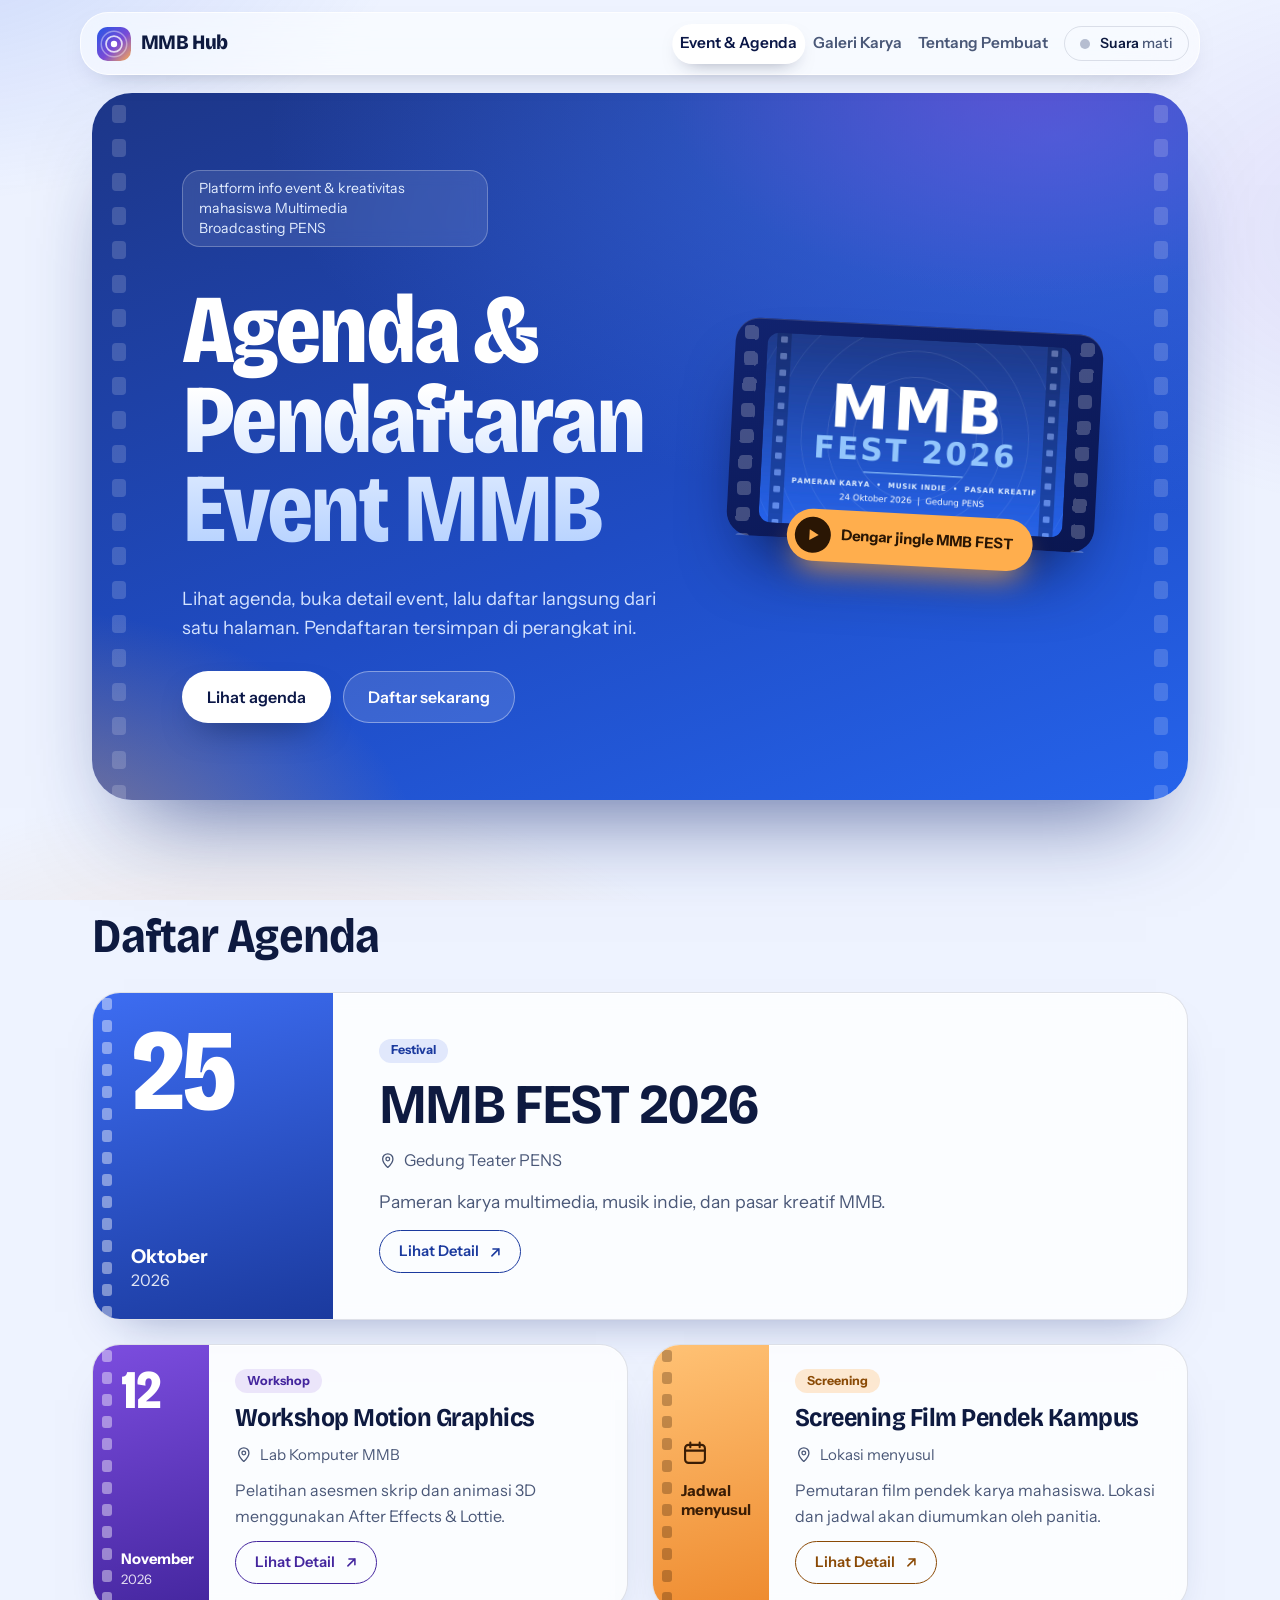
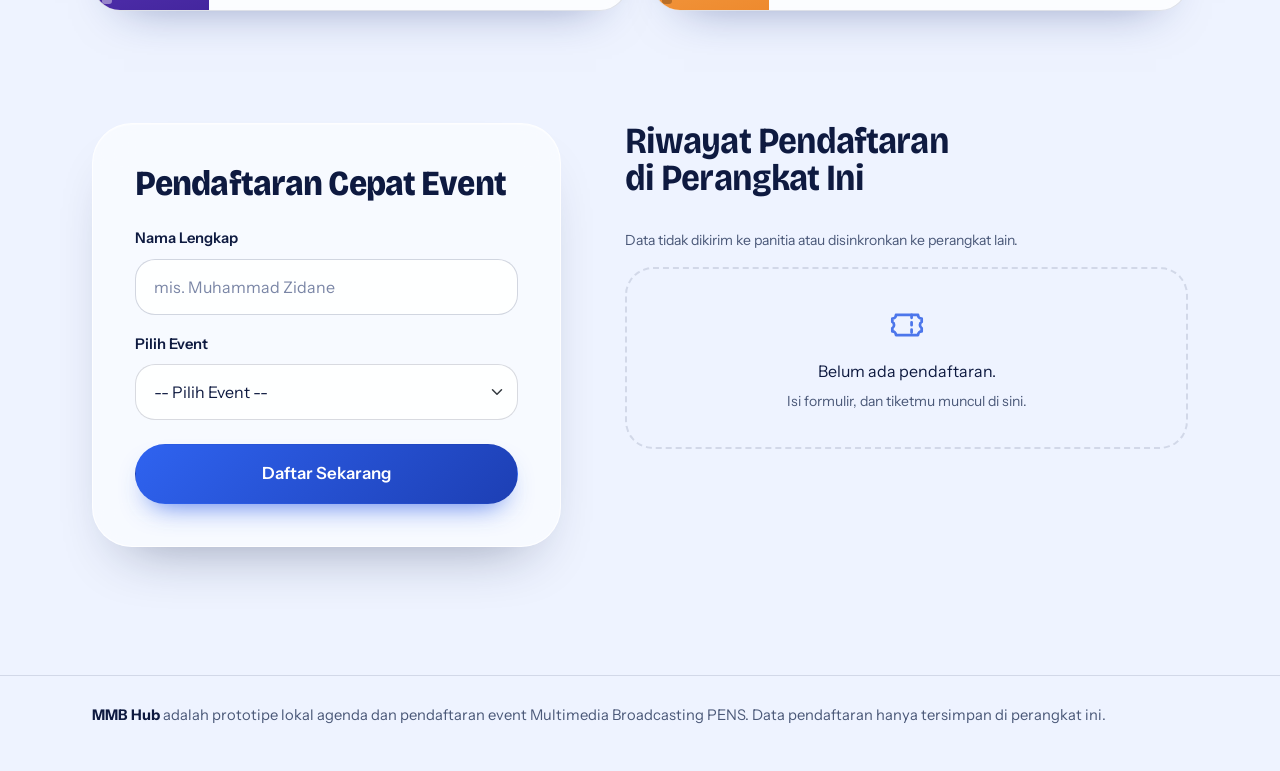
<file: index.html>
<!doctype html>
<html lang="id">
<head>
  <meta charset="utf-8">
  <meta name="viewport" content="width=device-width, initial-scale=1">
  <meta name="theme-color" content="#0b1747">
  <title>MMB Media & Event Hub — Project Akhir PPV</title>
  <!-- Penanda JS: gaya animasi masuk hanya aktif bila skrip berjalan, jadi konten tidak pernah tersembunyi tanpa JS. -->
  <script>document.documentElement.classList.add('js');</script>
  <link rel="preload" href="vendor/fonts/bricolage-grotesque-latin-wdth-normal.woff2" as="font" type="font/woff2" crossorigin>
  <!-- Bootstrap 5.3.3 (salinan lokal, versi terkunci). Urutan penting: pustaka dulu, gaya sendiri sesudahnya. -->
  <link rel="stylesheet" href="vendor/bootstrap.min.css">
  <link rel="stylesheet" href="src/style.css">
</head>
<body data-tampilan="event">
  <!-- Latar atmosfer: tiga lapis gradien, satu per tampilan, berganti dengan crossfade -->
  <div class="atmosfer" aria-hidden="true">
    <i class="atmosfer__lapis atmosfer__lapis--event"></i>
    <i class="atmosfer__lapis atmosfer__lapis--galeri"></i>
    <i class="atmosfer__lapis atmosfer__lapis--tentang"></i>
  </div>

  <a class="visually-hidden-focusable" href="#konten">Lewati ke konten</a>

  <!-- KOMPONEN 1: Navbar (collapse di layar sempit) -->
  <nav class="navbar navbar-expand-md app-navbar sticky-top" aria-label="Navigasi utama">
    <div class="container-fluid app-navbar__isi">
      <a class="navbar-brand" href="#event" data-view="event">
        <svg class="merek-tanda" viewBox="0 0 32 32" aria-hidden="true" focusable="false">
          <defs><linearGradient id="gradien-merek" x1="0" y1="0" x2="1" y2="1"><stop offset="0" stop-color="#2457e6"/><stop offset=".55" stop-color="#7a4bd6"/><stop offset="1" stop-color="#ffae4d"/></linearGradient></defs>
          <rect width="32" height="32" rx="10" fill="url(#gradien-merek)"/>
          <circle cx="16" cy="16" r="3" fill="#fff"/>
          <circle cx="16" cy="16" r="7.5" fill="none" stroke="#fff" stroke-opacity=".78" stroke-width="1.6"/>
          <circle cx="16" cy="16" r="12" fill="none" stroke="#fff" stroke-opacity=".4" stroke-width="1.4"/>
        </svg>
        <span>MMB Hub</span>
      </a>
      <button class="navbar-toggler" type="button" data-bs-toggle="collapse" data-bs-target="#menuUtama"
              aria-controls="menuUtama" aria-expanded="false" aria-label="Buka menu">
        <span class="navbar-toggler-icon"></span>
      </button>
      <div class="collapse navbar-collapse" id="menuUtama">
        <span class="nav-indikator" aria-hidden="true"></span>
        <ul class="navbar-nav ms-md-auto" id="menu-tampilan">
<li class="nav-item"><button type="button" class="nav-link active" data-view="event" data-sfx="transisi" aria-current="page">Event &amp; Agenda</button></li>
<li class="nav-item"><button type="button" class="nav-link" data-view="galeri" data-sfx="transisi">Galeri Karya</button></li>
<li class="nav-item"><button type="button" class="nav-link" data-view="tentang" data-sfx="transisi">Tentang Pembuat</button></li>
        </ul>
      </div>
      <!-- Kontrol suara: mati secara bawaan, tidak ada audio yang berbunyi sebelum pengguna menyalakannya -->
      <button type="button" class="tombol-suara" id="tombol-suara" data-sfx="diam" aria-pressed="false" aria-label="Suara antarmuka" title="Nyalakan efek suara klik dan transisi">
        <span class="tally" aria-hidden="true"></span>
        <span class="tombol-suara__teks">Suara <span id="status-suara" class="tombol-suara__status">mati</span></span>
      </button>
    </div>
  </nav>
  <p class="visually-hidden" id="pengumuman-suara" role="status" aria-live="polite"></p>

  <main id="konten" class="container app-container" tabindex="-1">

    <p id="peringatan-storage" class="alert alert-warning" role="alert" hidden></p>

    <!-- Tampilan 1: Event & Agenda -->
    <section id="event" class="view-section aktif" aria-labelledby="judul-event">

      <header class="hero" id="hero">
        <div class="hero__sprocket hero__sprocket--kiri" aria-hidden="true"></div>
        <div class="hero__sprocket hero__sprocket--kanan" aria-hidden="true"></div>
        <div class="hero__cahaya" aria-hidden="true"></div>

        <div class="hero__isi">
          <p class="hero__lencana">Platform info event &amp; kreativitas mahasiswa Multimedia Broadcasting PENS</p>
          <h1 id="judul-event" class="hero__judul">Agenda &amp; Pendaftaran Event MMB</h1>
          <p class="hero__lead">Lihat agenda, buka detail event, lalu daftar langsung dari satu halaman. Pendaftaran tersimpan di perangkat ini.</p>
          <div class="hero__aksi">
            <a class="btn btn-terang" href="#agenda">Lihat agenda</a>
            <a class="btn btn-kaca" href="#form-pendaftaran">Daftar sekarang</a>
          </div>
        </div>

        <figure class="hero__poster" aria-label="Poster MMB FEST 2026 dengan pemutar jingle">
          <svg class="cincin" viewBox="0 0 400 400" aria-hidden="true" focusable="false">
            <circle cx="200" cy="200" r="190"/><circle cx="200" cy="200" r="190"/><circle cx="200" cy="200" r="190"/><circle cx="200" cy="200" r="190"/>
          </svg>
          <div class="bingkai">
            <img class="bingkai__gambar" src="assets/poster-mmbfest.jpg" alt="" width="1280" height="800">
            <button type="button" class="putar-poster" data-jingle="toggle" data-sfx="diam" aria-pressed="false">
              <span class="putar-poster__ikon" aria-hidden="true">
                <svg class="ikon-putar" viewBox="0 0 24 24" focusable="false"><path d="M8 5.5v13l11-6.5z" fill="currentColor"/></svg>
                <svg class="ikon-jeda" viewBox="0 0 24 24" focusable="false"><rect x="6.5" y="5" width="4" height="14" rx="1.3" fill="currentColor"/><rect x="13.5" y="5" width="4" height="14" rx="1.3" fill="currentColor"/></svg>
              </span>
              <span>Dengar jingle MMB FEST</span>
            </button>
          </div>
        </figure>
      </header>

      <div class="bagian" id="agenda">
        <h2 class="section-title" data-reveal>Daftar Agenda</h2>
        <div id="event-grid" class="agenda-grid"></div>
      </div>

      <div class="bagian bagian--daftar" id="pendaftaran">
        <!-- KOMPONEN 2: Card (form pendaftaran) -->
        <div class="card kaca form-kartu" id="form-pendaftaran" data-reveal>
          <div class="card-body">
            <h2 class="card-title">Pendaftaran Cepat Event</h2>
            <form id="form-rsvp" novalidate>
              <div class="mb-3 field">
                <label for="nama" class="form-label">Nama Lengkap</label>
                <input type="text" id="nama" name="nama" class="form-control" placeholder="mis. Muhammad Zidane" autocomplete="name" required maxlength="100" aria-describedby="err-nama">
                <div id="err-nama" class="invalid-feedback" role="alert"></div>
              </div>
              <div class="mb-4 field">
                <label for="pilihan-event" class="form-label">Pilih Event</label>
                <select id="pilihan-event" name="pilihan-event" class="form-select" required aria-describedby="err-event"></select>
                <div id="err-event" class="invalid-feedback" role="alert"></div>
              </div>
              <button type="submit" class="btn btn-primary btn-kirim w-100">Daftar Sekarang</button>
            </form>
          </div>
        </div>

        <aside class="riwayat" aria-labelledby="judul-riwayat" data-reveal>
          <h2 class="section-title" id="judul-riwayat">Riwayat Pendaftaran di Perangkat Ini</h2>
          <p class="small text-body-secondary">Data tidak dikirim ke panitia atau disinkronkan ke perangkat lain.</p>
          <div id="rsvp-kosong" class="kosong">
            <svg class="kosong__ikon" viewBox="0 0 24 24" aria-hidden="true" focusable="false"><path d="M4 8.5a2 2 0 0 0 2-2h12a2 2 0 0 0 2 2v1.8a2 2 0 0 0 0 3.4v1.8a2 2 0 0 0-2 2H6a2 2 0 0 0-2-2v-1.8a2 2 0 0 0 0-3.4Z"/><path d="M14.5 6.5v11" stroke-dasharray="1.6 2.4"/></svg>
            <p class="mb-0">Belum ada pendaftaran.</p>
            <p class="small text-body-secondary mb-0">Isi formulir, dan tiketmu muncul di sini.</p>
          </div>
          <ul id="daftar-rsvp" class="tiket-daftar"></ul>
        </aside>
      </div>
    </section>

    <!-- Tampilan 2: Galeri Karya (media gambar + audio) -->
    <section id="galeri" class="view-section" hidden aria-labelledby="judul-galeri">
      <h1 id="judul-galeri" class="judul-halaman">Galeri Karya &amp; Aset Media</h1>

      <div class="card kaca pemutar" id="pemutar">
        <div class="card-body">
          <h2 class="card-title"><svg class="ikon" viewBox="0 0 24 24" aria-hidden="true" focusable="false"><path d="M9 18V6l10-2v12"/><circle cx="6.5" cy="18" r="2.5"/><circle cx="16.5" cy="16" r="2.5"/></svg> Audio Highlight: Theme Song MMB FEST</h2>
          <p class="text-body-secondary small">Sampel audio promosi event MMB FEST 2026</p>

          <!-- Pemutar bawaan peramban tetap ada sebagai cadangan; JS menyembunyikannya dan menampilkan pemutar kustom -->
          <div class="pemutar__asli">
            <audio id="audio-jingle" controls class="w-100">
              <source src="assets/jingle-mmbfest.mp3" type="audio/mpeg">
              <source src="assets/jingle-mmbfest.ogg" type="audio/ogg">
              Peramban Anda tidak mendukung elemen pemutar audio.
            </audio>
          </div>

          <div class="pemutar__kustom" hidden>
            <button type="button" class="tombol-putar" data-jingle="toggle" data-sfx="diam" aria-pressed="false" aria-label="Putar jingle MMB FEST">
              <svg class="ikon-putar" viewBox="0 0 24 24" aria-hidden="true" focusable="false"><path d="M8 5.5v13l11-6.5z" fill="currentColor"/></svg>
              <svg class="ikon-jeda" viewBox="0 0 24 24" aria-hidden="true" focusable="false"><rect x="6.5" y="5" width="4" height="14" rx="1.3" fill="currentColor"/><rect x="13.5" y="5" width="4" height="14" rx="1.3" fill="currentColor"/></svg>
            </button>
            <div class="pemutar__jalur">
              <div class="gelombang" id="gelombang" style="--p:0%">
                <div class="gelombang__dasar" aria-hidden="true"></div>
                <div class="gelombang__isi" aria-hidden="true"></div>
                <input type="range" class="gelombang__geser" id="geser-audio" data-sfx="diam" min="0" max="1000" value="0" step="1" aria-label="Posisi audio" aria-valuetext="0:00">
              </div>
              <div class="pemutar__waktu" aria-hidden="true"><span id="waktu-kini">0:00</span><span id="waktu-total">0:00</span></div>
            </div>
          </div>
          <p id="audio-pesan" class="text-danger small mt-2 mb-0" role="status" hidden>Audio belum bisa dimuat. Coba muat ulang halaman.</p>
        </div>
      </div>

      <div class="galeri-grid">
        <article class="card karya karya--poster" data-reveal>
          <div class="img-wrapper">
            <img src="assets/poster-mmbfest.jpg" alt="Poster Resmi MMB FEST 2026" class="media-img img-fluid" loading="lazy" width="1280" height="800">
          </div>
          <div class="karya__keterangan">
            <h2 class="card-title">Brand Identity MMB FEST 2026</h2>
            <p class="card-text">Supergraphics &amp; pedoman visual identitas brand MMB FEST.</p>
          </div>
        </article>
        <article class="card karya karya--kopi" data-reveal style="--i:1">
          <div class="img-wrapper">
            <img src="assets/kopi-tjangkir.jpg" alt="Desain Aset Motion Graphics Kopi Tjangkir" class="media-img img-fluid" loading="lazy" width="1280" height="800">
          </div>
          <div class="karya__keterangan">
            <h2 class="card-title">Motion Graphics Kopi Tjangkir</h2>
            <p class="card-text">Katalog aset animasi promosional cafe dan spot kreatif.</p>
          </div>
        </article>
      </div>
    </section>

    <!-- Tampilan 3: Tentang Pembuat -->
    <section id="tentang" class="view-section" hidden aria-labelledby="judul-tentang">
      <h1 id="judul-tentang" class="judul-halaman">Tentang Pembuat Prototipe</h1>
      <div class="profil">
        <div class="card profil__kartu" data-reveal>
          <svg class="profil__cincin" viewBox="0 0 400 400" aria-hidden="true" focusable="false"><circle cx="200" cy="200" r="60"/><circle cx="200" cy="200" r="110"/><circle cx="200" cy="200" r="160"/><circle cx="200" cy="200" r="210"/></svg>
          <div class="avatar" aria-hidden="true">MZ</div>
          <h2 class="profil__nama">Muhammad Zidane Khairu Najah</h2>
          <dl class="profil__data">
            <div><dt>NRP</dt><dd>5125500046</dd></div>
            <div><dt>Kelas</dt><dd>3 D3 MM B</dd></div>
            <div><dt>Institusi</dt><dd>Politeknik Elektronika Negeri Surabaya (PENS)</dd></div>
          </dl>
        </div>

        <div class="profil__keahlian" data-reveal style="--i:1">
          <h3 class="profil__judul-kecil">Fokus Keahlian &amp; Minat:</h3>
          <ul class="keahlian">
            <li class="keahlian__item nada-1">
              <span class="keahlian__ikon" aria-hidden="true"><svg viewBox="0 0 24 24" focusable="false"><path d="M12 3a9 9 0 1 0 0 18c1.4 0 2-.9 2-1.8 0-1.2-1-1.5-1-2.7 0-1 .8-1.5 1.8-1.5H17a4 4 0 0 0 4-4C21 6.3 17 3 12 3Z"/><circle cx="7.5" cy="11" r="1"/><circle cx="10" cy="7.5" r="1"/><circle cx="14.5" cy="7.5" r="1"/></svg></span>
              <span>Graphic Design &amp; Visual Brand Identity</span>
            </li>
            <li class="keahlian__item nada-2">
              <span class="keahlian__ikon" aria-hidden="true"><svg viewBox="0 0 24 24" focusable="false"><rect x="3" y="4" width="18" height="16" rx="3"/><path d="M7 4v16M17 4v16M3 9h4M3 15h4M17 9h4M17 15h4"/></svg></span>
              <span>Motion Graphics &amp; 2D Animation</span>
            </li>
            <li class="keahlian__item nada-3">
              <span class="keahlian__ikon" aria-hidden="true"><svg viewBox="0 0 24 24" focusable="false"><path d="m8 8-4 4 4 4M16 8l4 4-4 4M13.5 5l-3 14"/></svg></span>
              <span>Pemrograman Visual &amp; Front-End Web Development</span>
            </li>
          </ul>
          <p class="small text-body-secondary mb-0">Dikembangkan dari Tugas 4 menjadi Project Akhir Praktikum Pemrograman Visual (TB033109).</p>
        </div>
      </div>
    </section>
  </main>

  <footer class="app-footer">
    <div class="container app-container">
      <p class="mb-0"><strong>MMB Hub</strong> adalah prototipe lokal agenda dan pendaftaran event Multimedia Broadcasting PENS. Data pendaftaran hanya tersimpan di perangkat ini.</p>
    </div>
  </footer>

  <!-- KOMPONEN 3: Modal (detail event) -->
  <div class="modal fade" id="modalDetail" tabindex="-1" aria-labelledby="judulDetail" aria-hidden="true">
    <div class="modal-dialog modal-dialog-centered">
      <div class="modal-content modal-kaca">
        <div class="modal-header">
          <div class="modal-header__teks">
            <span class="badge badge-kategori mb-2" data-kategori></span>
            <h2 class="modal-title" id="judulDetail" data-judul></h2>
          </div>
          <button type="button" class="btn-close" data-bs-dismiss="modal" aria-label="Tutup"></button>
        </div>
        <div class="modal-body">
          <dl class="modal-info">
            <div><dt>Tanggal</dt><dd data-tanggal></dd></div>
            <div><dt>Lokasi</dt><dd data-lokasi></dd></div>
          </dl>
          <p data-isi class="mb-0"></p>
        </div>
        <div class="modal-footer">
          <button type="button" class="btn btn-tepi" data-bs-dismiss="modal">Tutup</button>
          <button type="button" class="btn btn-primary" id="tombol-daftar-modal">Daftar event ini</button>
        </div>
      </div>
    </div>
  </div>

  <!-- KOMPONEN 4: Toast (umpan balik pendaftaran) -->
  <div class="toast-container position-fixed bottom-0 end-0 p-3">
    <div id="toastInfo" class="toast toast-kaca border-0" data-jenis="sukses" role="status" aria-live="polite" aria-atomic="true">
      <div class="d-flex align-items-start gap-3">
        <span class="toast-ikon" aria-hidden="true">
          <svg class="toast-ikon__sukses" viewBox="0 0 24 24" focusable="false"><path d="m5 12.5 4.5 4.5L19 7.5"/></svg>
          <svg class="toast-ikon__peringatan" viewBox="0 0 24 24" focusable="false"><path d="M12 8v5M12 16.6v.01"/></svg>
        </span>
        <div class="toast-body" data-pesan></div>
        <button type="button" class="btn-close me-1" data-bs-dismiss="toast" aria-label="Tutup"></button>
      </div>
    </div>
  </div>

  <!-- Bundle JS Bootstrap (sudah termasuk Popper), versi terkunci. Hanya ui-pustaka.js yang memanggil API-nya. -->
  <script src="vendor/bootstrap.bundle.min.js" defer></script>
  <script type="module" src="./src/main.js"></script>
</body>
</html>
</file>
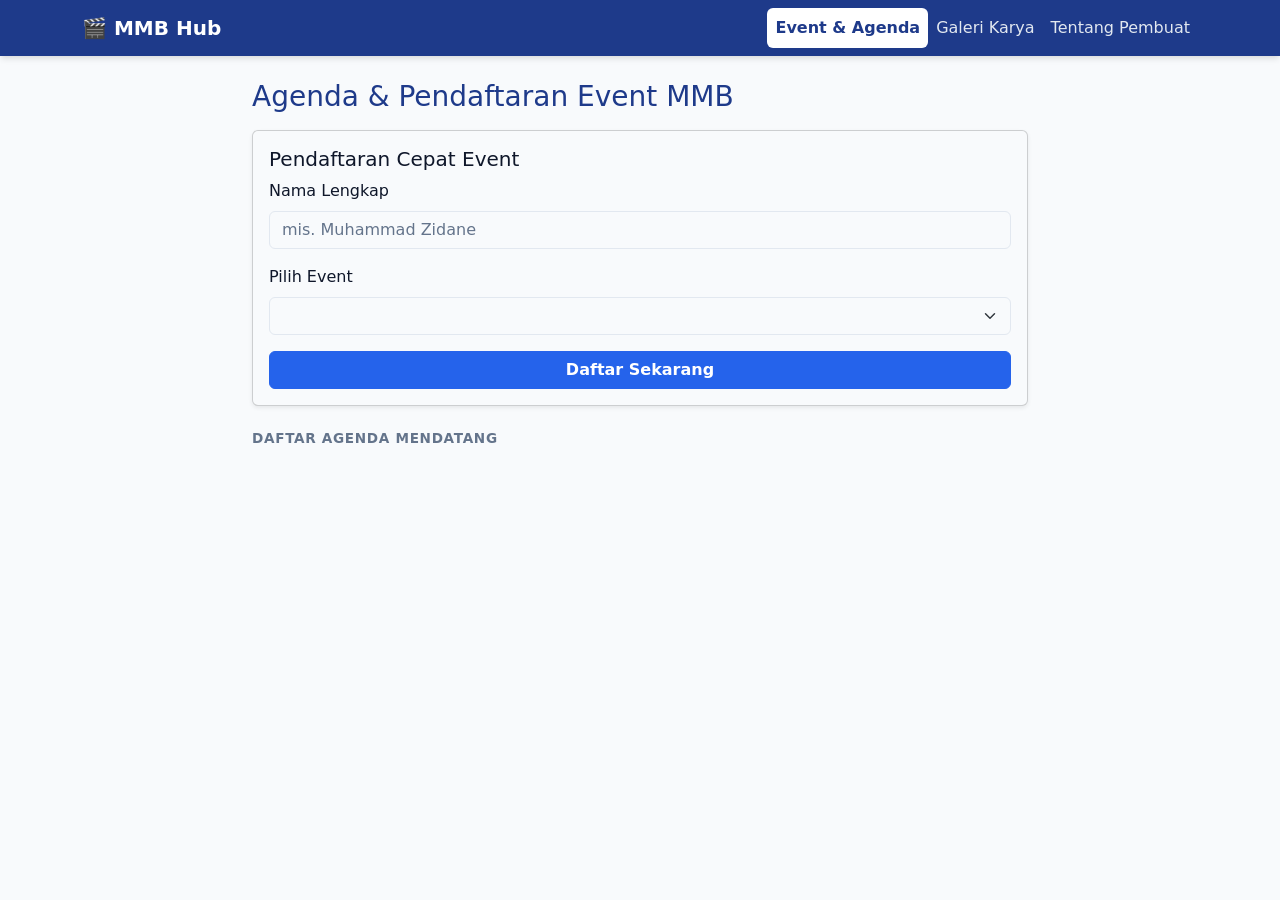
<file: ppv-project-akhir-5125500046-main/index.html>
<!doctype html>
<html lang="id">
<head>
  <meta charset="utf-8">
  <meta name="viewport" content="width=device-width, initial-scale=1">
  <title>MMB Media & Event Hub — Project Akhir PPV</title>
  <!-- Bootstrap 5.3.3 (versi terkunci). Urutan penting: pustaka dulu, gaya sendiri sesudahnya. -->
  <link rel="stylesheet" href="https://cdn.jsdelivr.net/npm/bootstrap@5.3.3/dist/css/bootstrap.min.css">
  <link rel="stylesheet" href="src/style.css">
</head>
<body>
  <a class="visually-hidden-focusable" href="#konten">Lewati ke konten</a>

  <!-- KOMPONEN 1: Navbar (collapse di layar sempit) -->
  <nav class="navbar navbar-expand-md app-navbar sticky-top" aria-label="Navigasi utama">
    <div class="container">
      <a class="navbar-brand" href="#event" data-view="event"><span aria-hidden="true">🎬</span> MMB Hub</a>
      <button class="navbar-toggler" type="button" data-bs-toggle="collapse" data-bs-target="#menuUtama"
              aria-controls="menuUtama" aria-expanded="false" aria-label="Buka menu">
        <span class="navbar-toggler-icon"></span>
      </button>
      <div class="collapse navbar-collapse" id="menuUtama">
        <ul class="navbar-nav ms-md-auto" id="menu-tampilan">
<li class="nav-item"><button type="button" class="nav-link active" data-bs-toggle="collapse" data-bs-target=".navbar-collapse.show" data-view="event" aria-current="page">Event &amp; Agenda</button></li>
<li class="nav-item"><button type="button" class="nav-link" data-bs-toggle="collapse" data-bs-target=".navbar-collapse.show" data-view="galeri">Galeri Karya</button></li>
<li class="nav-item"><button type="button" class="nav-link" data-bs-toggle="collapse" data-bs-target=".navbar-collapse.show" data-view="tentang">Tentang Pembuat</button></li>
        </ul>
      </div>
    </div>
  </nav>

  <main id="konten" class="container app-container py-4">

    <!-- Tampilan 1: Event & Agenda -->
    <section id="event" class="view-section aktif" aria-labelledby="judul-event">
      <h1 id="judul-event" class="h3 mb-3">Agenda &amp; Pendaftaran Event MMB</h1>

      <!-- KOMPONEN 2: Card (form pendaftaran) -->
      <div class="card shadow-sm mb-4">
        <div class="card-body">
          <h2 class="h5 card-title">Pendaftaran Cepat Event</h2>
          <form id="form-rsvp" novalidate>
            <div class="mb-3">
              <label for="nama" class="form-label">Nama Lengkap</label>
              <input type="text" id="nama" name="nama" class="form-control" placeholder="mis. Muhammad Zidane" autocomplete="off" aria-describedby="err-nama">
              <div id="err-nama" class="invalid-feedback" role="alert"></div>
            </div>
            <div class="mb-3">
              <label for="pilihan-event" class="form-label">Pilih Event</label>
              <select id="pilihan-event" name="pilihan-event" class="form-select" aria-describedby="err-event"></select>
              <div id="err-event" class="invalid-feedback" role="alert"></div>
            </div>
            <button type="submit" class="btn btn-primary w-100">Daftar Sekarang</button>
          </form>
        </div>
      </div>

      <h2 class="section-title">Daftar Agenda Mendatang</h2>
      <div id="event-grid" class="row g-3"></div>
    </section>

    <!-- Tampilan 2: Galeri Karya (media gambar + audio) -->
    <section id="galeri" class="view-section" hidden aria-labelledby="judul-galeri">
      <h1 id="judul-galeri" class="h3 mb-3">Galeri Karya &amp; Aset Media</h1>

      <div class="card shadow-sm mb-4">
        <div class="card-body">
          <h2 class="h5 card-title"><span aria-hidden="true">🎵</span> Audio Highlight: Theme Song MMB FEST</h2>
          <p class="text-body-secondary small">Sampel audio promosi event MMB FEST 2026</p>
          <audio id="audio-jingle" controls class="w-100">
            <source src="assets/jingle-mmbfest.mp3" type="audio/mpeg">
            <source src="assets/jingle-mmbfest.ogg" type="audio/ogg">
            Peramban Anda tidak mendukung elemen pemutar audio.
          </audio>
          <p id="audio-pesan" class="text-danger small mt-2 mb-0" role="status" hidden>Audio belum bisa dimuat. Coba muat ulang halaman.</p>
        </div>
      </div>

      <div class="row g-3">
        <div class="col-12 col-md-6">
          <article class="card h-100 shadow-sm">
            <div class="img-wrapper m-3 mb-0">
              <img src="assets/poster-mmbfest.jpg" alt="Poster Resmi MMB FEST 2026" class="media-img img-fluid" loading="lazy">
            </div>
            <div class="card-body">
              <h2 class="h5 card-title">Brand Identity MMB FEST 2026</h2>
              <p class="card-text">Supergraphics &amp; pedoman visual identitas brand MMB FEST.</p>
            </div>
          </article>
        </div>
        <div class="col-12 col-md-6">
          <article class="card h-100 shadow-sm">
            <div class="img-wrapper m-3 mb-0">
              <img src="assets/kopi-tjangkir.jpg" alt="Desain Aset Motion Graphics Kopi Tjangkir" class="media-img img-fluid" loading="lazy">
            </div>
            <div class="card-body">
              <h2 class="h5 card-title">Motion Graphics Kopi Tjangkir</h2>
              <p class="card-text">Katalog aset animasi promosional cafe dan spot kreatif.</p>
            </div>
          </article>
        </div>
      </div>
    </section>

    <!-- Tampilan 3: Tentang Pembuat -->
    <section id="tentang" class="view-section" hidden aria-labelledby="judul-tentang">
      <h1 id="judul-tentang" class="h3 mb-3">Tentang Pembuat Prototipe</h1>
      <div class="card shadow-sm">
        <div class="card-body">
          <div class="d-flex align-items-center gap-3 mb-3">
            <div class="avatar" aria-hidden="true">MZ</div>
            <div>
              <h2 class="h5 mb-1">Muhammad Zidane Khairu Najah</h2>
              <p class="text-body-secondary small mb-0">NRP: 5125500046 | Kelas: 3 D3 MM B</p>
              <p class="text-body-secondary small mb-0">Politeknik Elektronika Negeri Surabaya (PENS)</p>
            </div>
          </div>
          <hr>
          <h3 class="h6">Fokus Keahlian &amp; Minat:</h3>
          <ul>
            <li>🎨 Graphic Design &amp; Visual Brand Identity</li>
            <li>🎬 Motion Graphics &amp; 2D Animation</li>
            <li>💻 Pemrograman Visual &amp; Front-End Web Development</li>
          </ul>
          <p class="small text-body-secondary mb-0">Dikembangkan dari Tugas 4 menjadi Project Akhir Praktikum Pemrograman Visual (TB033109).</p>
        </div>
      </div>
    </section>
  </main>

  <!-- KOMPONEN 3: Modal (detail event) -->
  <div class="modal fade" id="modalDetail" tabindex="-1" aria-labelledby="judulDetail" aria-hidden="true">
    <div class="modal-dialog modal-dialog-centered">
      <div class="modal-content">
        <div class="modal-header">
          <h2 class="modal-title h5" id="judulDetail" data-judul></h2>
          <button type="button" class="btn-close" data-bs-dismiss="modal" aria-label="Tutup"></button>
        </div>
        <div class="modal-body">
          <p class="text-body-secondary small" data-meta></p>
          <p data-isi class="mb-0"></p>
        </div>
        <div class="modal-footer">
          <button type="button" class="btn btn-outline-secondary" data-bs-dismiss="modal">Tutup</button>
          <button type="button" class="btn btn-primary" id="tombol-daftar-modal">Daftar event ini</button>
        </div>
      </div>
    </div>
  </div>

  <!-- KOMPONEN 4: Toast (umpan balik pendaftaran) -->
  <div class="toast-container position-fixed bottom-0 end-0 p-3">
    <div id="toastInfo" class="toast align-items-center text-bg-success border-0" role="status" aria-live="polite" aria-atomic="true">
      <div class="d-flex">
        <div class="toast-body" data-pesan></div>
        <button type="button" class="btn-close btn-close-white me-2 m-auto" data-bs-dismiss="toast" aria-label="Tutup"></button>
      </div>
    </div>
  </div>

  <!-- Bundle JS Bootstrap (sudah termasuk Popper), versi terkunci. Hanya ui-pustaka.js yang memanggil API-nya. -->
  <script src="https://cdn.jsdelivr.net/npm/bootstrap@5.3.3/dist/js/bootstrap.bundle.min.js" defer></script>
  <script src="src/ui-pustaka.js" defer></script>
  <script src="src/main.js" defer></script>
</body>
</html>
</file>
<file: src/style.css>
/* style.css — gaya MMB Hub. Dimuat SESUDAH bootstrap.min.css (lihat index.html).
   Konsep visual: "suhu warna" dunia film. Biru daylight (poster MMB FEST) bertemu amber tungsten (Kopi Tjangkir).
   Tiap tampilan punya suasana sendiri: Event = daylight, Galeri = night, Tentang = tungsten.
   Amber dipakai khusus untuk hal yang berkaitan dengan suara dan "live" (lampu tally, tombol putar).
   Tema Bootstrap diubah lewat variabel CSS (--bs-*), bukan menimpa aturan internalnya. */

/* ================= Font lokal (offline) ================= */
@font-face {
  font-family: "Bricolage Grotesque";
  src: url("../vendor/fonts/bricolage-grotesque-latin-wdth-normal.woff2") format("woff2");
  font-weight: 200 800; font-stretch: 75% 100%; font-style: normal; font-display: swap;
}
@font-face {
  font-family: "Instrument Sans";
  src: url("../vendor/fonts/instrument-sans-latin-wght-normal.woff2") format("woff2");
  font-weight: 400 700; font-style: normal; font-display: swap;
}

/* ================= Token ================= */
:root {
  --night: #0b1747;
  --night-deep: #070e2e;
  --daylight: #2457e6;
  --frame: #9cc4ff;
  --tungsten: #ffae4d;
  --violet: #7a4bd6;
  --coral: #ff7a59;
  --suhu: linear-gradient(100deg, #2457e6 0%, #7a4bd6 36%, #ff7a59 72%, #ffae4d 100%);

  --font-judul: "Bricolage Grotesque", "Segoe UI", system-ui, sans-serif;
  --font-isi: "Instrument Sans", "Segoe UI", system-ui, sans-serif;

  /* skala radius: kecil untuk kontrol, besar untuk wadah */
  --r-md: 20px; --r-lg: 28px; --r-xl: 40px; --r-pil: 999px;
  --ease: cubic-bezier(.22, .8, .24, 1);

  /* variabel global Bootstrap */
  --bs-font-sans-serif: var(--font-isi);
  --bs-body-font-family: var(--font-isi);
  --bs-primary: var(--daylight);
  --bs-primary-rgb: 36, 87, 230;
  --bs-danger: #d92d3f;
  --bs-danger-rgb: 217, 45, 63;
  --bs-form-invalid-color: #d92d3f;
  --bs-form-invalid-border-color: #d92d3f;
  --bs-success: #16a34a;
  --bs-success-rgb: 22, 163, 74;
}

/* ================= Tema per tampilan ================= */
body, body[data-tampilan="event"] {
  --bg: #eef3ff; --fg: #0e1a40; --fg-2: #4a5878; --garis: rgba(14, 26, 64, .12);
  --kartu: rgba(255, 255, 255, .78); --kartu-solid: #ffffff;
  --kaca: rgba(255, 255, 255, .58); --kaca-garis: rgba(255, 255, 255, .8);
  --fokus: #2457e6;
  --nav-indikator: #ffffff; --nav-aktif-teks: #0b1747;
}
body[data-tampilan="galeri"] {
  --bg: #070e2e; --fg: #eef3ff; --fg-2: #aab9e3; --garis: rgba(255, 255, 255, .14);
  --kartu: rgba(255, 255, 255, .07); --kartu-solid: #101a52;
  --kaca: rgba(14, 22, 66, .55); --kaca-garis: rgba(255, 255, 255, .16);
  --fokus: #ffc47d;
  --nav-indikator: rgba(255, 255, 255, .17); --nav-aktif-teks: #ffffff;
}
body[data-tampilan="tentang"] {
  --bg: #fff1dc; --fg: #161a4d; --fg-2: #4f4f78; --garis: rgba(22, 26, 77, .14);
  --kartu: rgba(255, 255, 255, .72); --kartu-solid: #ffffff;
  --kaca: rgba(255, 249, 240, .62); --kaca-garis: rgba(255, 255, 255, .85);
  --fokus: #2457e6;
  --nav-indikator: #ffffff; --nav-aktif-teks: #161a4d;
}
body {
  --bs-body-bg: var(--bg); --bs-body-color: var(--fg); --bs-secondary-color: var(--fg-2);
  --bs-border-color: var(--garis); --bs-link-color: var(--daylight); --bs-link-hover-color: #1a3fb8;
  --bs-heading-color: var(--fg);
  font-family: var(--font-isi); line-height: 1.6; overflow-x: hidden;
  background-color: var(--bg); color: var(--fg);
  transition: background-color .9s ease, color .4s ease;
  -webkit-font-smoothing: antialiased;
}
h1, h2, h3 { text-wrap: balance; }
p { text-wrap: pretty; }
main:focus { outline: none; }

/* Nada kategori/keahlian: dua warna gradien + warna teks yang kontras */
.nada-1 { --ta: #3d6df2; --tb: #1b3a9e; --on: #ffffff; --tx: #1b3a9e; --tint: rgba(36, 87, 230, .14); --badge: rgba(36, 87, 230, .12); }
.nada-2 { --ta: #7c4ddf; --tb: #44269e; --on: #ffffff; --tx: #44269e; --tint: rgba(122, 75, 214, .14); --badge: rgba(122, 75, 214, .13); }
.nada-3 { --ta: #ffc275; --tb: #ee8a2e; --on: #3a1d05; --tx: #8a4a06; --tint: rgba(255, 174, 77, .22); --badge: rgba(255, 174, 77, .26); }

/* ================= Atmosfer latar ================= */
.atmosfer { position: fixed; inset: 0; z-index: -1; overflow: hidden; pointer-events: none; }
.atmosfer__lapis { position: absolute; inset: 0; opacity: 0; transition: opacity .9s ease; }
.atmosfer__lapis::before { content: ""; position: absolute; inset: -25%; animation: hanyut 34s ease-in-out infinite alternate; will-change: transform; }
body[data-tampilan="event"] .atmosfer__lapis--event,
body[data-tampilan="galeri"] .atmosfer__lapis--galeri,
body[data-tampilan="tentang"] .atmosfer__lapis--tentang { opacity: 1; }
.atmosfer__lapis--event { background: #eef3ff; }
.atmosfer__lapis--event::before {
  background:
    radial-gradient(38% 34% at 12% 8%, rgba(36, 87, 230, .20), transparent 70%),
    radial-gradient(34% 30% at 92% 34%, rgba(122, 75, 214, .13), transparent 70%),
    radial-gradient(40% 36% at 30% 100%, rgba(255, 174, 77, .24), transparent 70%);
}
.atmosfer__lapis--galeri { background: #070e2e; }
.atmosfer__lapis--galeri::before {
  background:
    radial-gradient(40% 36% at 82% 6%, rgba(36, 87, 230, .55), transparent 70%),
    radial-gradient(34% 32% at 4% 58%, rgba(122, 75, 214, .30), transparent 70%),
    radial-gradient(36% 34% at 96% 96%, rgba(255, 174, 77, .20), transparent 70%);
}
.atmosfer__lapis--tentang { background: #fff1dc; }
.atmosfer__lapis--tentang::before {
  background:
    radial-gradient(40% 36% at 92% 4%, rgba(255, 174, 77, .55), transparent 70%),
    radial-gradient(34% 32% at 2% 44%, rgba(255, 122, 89, .20), transparent 70%),
    radial-gradient(40% 36% at 50% 104%, rgba(36, 87, 230, .16), transparent 70%);
}

/* ================= Dasar: fokus, skip link ================= */
:focus-visible { outline: 3px solid var(--fokus); outline-offset: 3px; }
.btn:focus-visible, .nav-link:focus-visible, .navbar-toggler:focus-visible { box-shadow: none; outline: 3px solid var(--fokus); outline-offset: 3px; }
.visually-hidden-focusable:focus {
  position: fixed; top: 12px; left: 12px; z-index: 2000; padding: .65rem 1.1rem; border-radius: var(--r-pil);
  background: #fff; color: var(--night); font-weight: 600; text-decoration: none; box-shadow: 0 12px 30px -10px rgba(7, 14, 46, .5);
}
.app-container { max-width: 1120px; }
.view-section[hidden] { display: none; }
.kaca {
  background: var(--kaca); border: 1px solid var(--kaca-garis);
  -webkit-backdrop-filter: blur(18px) saturate(1.5); backdrop-filter: blur(18px) saturate(1.5);
  box-shadow: 0 30px 60px -34px rgba(14, 26, 64, .45), inset 0 1px 0 rgba(255, 255, 255, .45);
}
.card { --bs-card-bg: var(--kartu); --bs-card-border-color: var(--garis); --bs-card-color: var(--fg); --bs-card-border-radius: var(--r-lg); --bs-card-inner-border-radius: calc(var(--r-lg) - 1px); }

/* ================= Tombol ================= */
.btn {
  --bs-btn-border-radius: var(--r-pil); --bs-btn-font-weight: 600;
  position: relative; overflow: hidden; isolation: isolate;
  padding: .8rem 1.5rem; font-weight: 600;
  transition: transform .25s var(--ease), box-shadow .3s var(--ease), background-color .25s, color .25s, border-color .25s;
}
.btn::before { /* kilau yang menyapu saat hover */
  content: ""; position: absolute; inset: 0; z-index: -1; transform: translateX(-120%);
  background: linear-gradient(110deg, transparent 30%, rgba(255, 255, 255, .38) 50%, transparent 70%);
  transition: transform .8s var(--ease);
}
@media (hover: hover) { .btn:hover::before { transform: translateX(120%); } }
.btn:active { transform: scale(.97); }
.btn-primary {
  --bs-btn-color: #fff; --bs-btn-hover-color: #fff; --bs-btn-active-color: #fff; --bs-btn-disabled-color: #fff;
  --bs-btn-border-color: transparent; --bs-btn-hover-border-color: transparent; --bs-btn-active-border-color: transparent;
  --bs-btn-bg: transparent; --bs-btn-hover-bg: transparent; --bs-btn-active-bg: transparent;
  background-image: linear-gradient(135deg, #2f63f0 0%, #1d3fb4 100%);
  box-shadow: 0 14px 28px -14px rgba(36, 87, 230, .85);
}
.btn-primary:hover, .btn-primary:active { background-image: linear-gradient(135deg, #3a6ff7 0%, #2147c4 100%); box-shadow: 0 18px 34px -14px rgba(36, 87, 230, .95); transform: translateY(-2px); }
.btn-primary:active { transform: scale(.97); }
.btn-primary:disabled { opacity: .55; box-shadow: none; }
.btn-terang { --bs-btn-bg: #fff; --bs-btn-color: var(--night); --bs-btn-hover-bg: #fff; --bs-btn-hover-color: var(--night); --bs-btn-border-color: transparent; --bs-btn-hover-border-color: transparent; --bs-btn-active-bg: #fff; --bs-btn-active-color: var(--night); --bs-btn-active-border-color: transparent; box-shadow: 0 16px 34px -16px rgba(0, 0, 0, .5); }
.btn-terang:hover { transform: translateY(-2px); box-shadow: 0 22px 40px -16px rgba(0, 0, 0, .55); }
.btn-kaca { --bs-btn-color: #fff; --bs-btn-hover-color: #fff; --bs-btn-active-color: #fff; --bs-btn-bg: rgba(255, 255, 255, .12); --bs-btn-hover-bg: rgba(255, 255, 255, .2); --bs-btn-active-bg: rgba(255, 255, 255, .2); --bs-btn-border-color: rgba(255, 255, 255, .38); --bs-btn-hover-border-color: rgba(255, 255, 255, .6); --bs-btn-active-border-color: rgba(255, 255, 255, .6); -webkit-backdrop-filter: blur(10px); backdrop-filter: blur(10px); }
.btn-kaca:hover { transform: translateY(-2px); }
.btn-tepi { --bs-btn-color: #0e1a40; --bs-btn-hover-color: #0e1a40; --bs-btn-active-color: #0e1a40; --bs-btn-border-color: rgba(14, 26, 64, .25); --bs-btn-hover-bg: rgba(14, 26, 64, .06); --bs-btn-hover-border-color: rgba(14, 26, 64, .4); --bs-btn-active-bg: rgba(14, 26, 64, .1); --bs-btn-active-border-color: rgba(14, 26, 64, .4); }
.btn-kirim { padding: 1rem 1.5rem; font-size: 1.05rem; }
.btn-kirim.berhasil { animation: berhasil 1s var(--ease); }

/* ================= Navbar kaca ================= */
.app-navbar {
  --bs-navbar-padding-y: 0; --bs-navbar-color: var(--fg-2); --bs-navbar-hover-color: var(--fg); --bs-navbar-active-color: var(--nav-aktif-teks);
  --bs-navbar-brand-color: var(--fg); --bs-navbar-brand-hover-color: var(--fg); --bs-navbar-toggler-border-color: var(--garis);
  position: sticky; top: 12px; z-index: 1030; width: min(1120px, calc(100% - 24px)); margin: 12px auto 0;
  padding: 8px 10px 8px 16px; border-radius: var(--r-lg);
  background: var(--kaca); border: 1px solid var(--kaca-garis);
  -webkit-backdrop-filter: blur(20px) saturate(1.6); backdrop-filter: blur(20px) saturate(1.6);
  box-shadow: 0 10px 30px -20px rgba(14, 26, 64, .5);
  transition: background-color .6s ease, border-color .6s ease, box-shadow .35s ease;
}
.app-navbar.is-scrolled { box-shadow: 0 22px 44px -22px rgba(14, 26, 64, .6); }
.app-navbar__isi { padding: 0; gap: 8px; }
.app-navbar .navbar-brand { order: 1; display: flex; align-items: center; gap: .6rem; margin-right: auto; padding: 0; font-family: var(--font-judul); font-weight: 800; font-stretch: 90%; font-size: 1.28rem; letter-spacing: -.02em; transition: color .4s; }
.merek-tanda { width: 34px; height: 34px; transition: rotate .7s var(--ease); }
@media (hover: hover) { .navbar-brand:hover .merek-tanda { rotate: 90deg; } }
.app-navbar .navbar-toggler { order: 3; padding: .4rem .6rem; border-radius: 14px; }
.app-navbar .navbar-toggler-icon { filter: none; opacity: .75; }
body[data-tampilan="galeri"] .app-navbar .navbar-toggler-icon { filter: invert(1); }
.app-navbar .navbar-collapse { order: 4; flex-basis: 100%; position: relative; padding-top: 8px; }
.app-navbar .nav-link {
  position: relative; z-index: 1; display: block; width: 100%; text-align: left; border: 0; background: transparent;
  border-radius: var(--r-pil); padding: .65rem 1.1rem; font-weight: 600; font-size: .96rem; color: var(--fg-2);
  transition: color .3s, background-color .3s;
}
.app-navbar .nav-link:hover { color: var(--fg); }
.app-navbar .nav-link.active { background: var(--nav-indikator); color: var(--nav-aktif-teks); }
.nav-indikator { display: none; }

.tombol-suara {
  order: 2; display: inline-flex; align-items: center; gap: .6rem; padding: .5rem .95rem; border-radius: var(--r-pil);
  border: 1px solid var(--garis); background: transparent; color: var(--fg); font-weight: 600; font-size: .88rem; line-height: 1.2;
  transition: background-color .3s, border-color .3s, transform .25s var(--ease), color .4s;
}
.tombol-suara:hover { background: rgba(128, 138, 170, .14); }
.tombol-suara:active { transform: scale(.96); }
.tombol-suara__status { font-weight: 500; color: var(--fg-2); }
.tally { flex: none; width: 10px; height: 10px; border-radius: 50%; background: rgba(128, 138, 170, .55); transition: background-color .3s, box-shadow .3s; }
.tombol-suara[aria-pressed="true"] { border-color: rgba(255, 174, 77, .7); }
.tombol-suara[aria-pressed="true"] .tally { background: var(--tungsten); box-shadow: 0 0 0 4px rgba(255, 174, 77, .25), 0 0 14px rgba(255, 174, 77, .95); animation: tally 2.4s ease-in-out infinite; }

@media (min-width: 768px) {
  .app-navbar .navbar-collapse { order: 2; flex-basis: auto; flex-grow: 1; padding-top: 0; }
  .tombol-suara { order: 3; }
  .app-navbar .nav-link { width: auto; text-align: center; }
  .nav-indikator {
    display: block; position: absolute; left: 0; top: 50%; height: 40px; margin-top: -20px; width: var(--w, 0); z-index: 0;
    border-radius: var(--r-pil); background: var(--nav-indikator); box-shadow: 0 8px 20px -12px rgba(14, 26, 64, .55);
    transform: translateX(var(--x, 0)); opacity: 0; pointer-events: none;
    transition: transform .55s var(--ease), width .55s var(--ease), background-color .6s ease, opacity .3s;
  }
  .navbar-collapse.siap .nav-indikator { opacity: 1; }
  .navbar-collapse.siap .nav-link.active { background: transparent; }
}

/* ================= Hero ================= */
.hero {
  --px: 0; --py: 0;
  position: relative; isolation: isolate; overflow: hidden; margin-top: 18px;
  display: grid; grid-template-columns: minmax(0, 1.15fr) minmax(0, .85fr); align-items: center; gap: clamp(28px, 4vw, 56px);
  padding: clamp(40px, 6vw, 84px) clamp(46px, 7vw, 100px) clamp(52px, 6vw, 84px);
  border-radius: var(--r-xl); color: #fff;
  background:
    radial-gradient(120% 90% at 88% 6%, rgba(72, 120, 245, .6), transparent 60%),
    linear-gradient(160deg, #1d3688 0%, #1f4cc4 58%, #2563eb 100%);
  box-shadow: 0 50px 90px -42px rgba(20, 42, 115, .7);
}
.hero__cahaya {
  position: absolute; inset: -30%; z-index: -1; pointer-events: none;
  background:
    radial-gradient(34% 34% at 14% 88%, rgba(255, 174, 77, .5), transparent 70%),
    radial-gradient(30% 30% at 72% 16%, rgba(122, 75, 214, .55), transparent 70%);
  animation: hanyut 24s ease-in-out infinite alternate;
  translate: calc(var(--px) * -18px) calc(var(--py) * -12px); transition: translate .8s var(--ease);
}
.hero__sprocket {
  position: absolute; top: 0; bottom: 0; width: 26px; z-index: 0; opacity: .55; pointer-events: none;
  background: url("data:image/svg+xml,%3Csvg xmlns='http://www.w3.org/2000/svg' width='26' height='34'%3E%3Crect x='6' y='8' width='14' height='18' rx='4' fill='white' fill-opacity='.3'/%3E%3C/svg%3E") repeat-y center 4px / 26px 34px;
}
.hero__sprocket--kiri { left: 14px; }
.hero__sprocket--kanan { right: 14px; }
.hero__isi { position: relative; z-index: 1; }
.hero__lencana {
  display: inline-block; max-width: 34ch; margin: 0; padding: .5rem 1rem; border-radius: 18px; font-size: .88rem; line-height: 1.4; color: #e3eeff;
  background: rgba(255, 255, 255, .1); border: 1px solid rgba(255, 255, 255, .26); -webkit-backdrop-filter: blur(8px); backdrop-filter: blur(8px);
}
.hero__judul {
  margin: .4em 0 .3em; font-family: var(--font-judul); font-weight: 800; font-stretch: 80%;
  font-size: clamp(2.8rem, 7.6vw, 6.2rem); line-height: .92; letter-spacing: -.035em;
  background: linear-gradient(180deg, #ffffff 38%, #b3d0ff 100%); -webkit-background-clip: text; background-clip: text; color: transparent;
}
.hero__lead { max-width: 46ch; margin: 0 0 1.8rem; font-size: clamp(1rem, 1.5vw, 1.15rem); color: #d4e3ff; }
.hero__aksi { display: flex; flex-wrap: wrap; gap: .8rem; }

.hero__poster {
  position: relative; margin: 0 0 24px; justify-self: center; width: min(100%, 450px);
  translate: calc(var(--px) * 16px) calc(var(--py) * 12px); transition: translate .8s var(--ease);
}
.cincin { position: absolute; left: 50%; top: 50%; z-index: -1; width: 200%; aspect-ratio: 1; translate: -50% -50%; overflow: visible; fill: none; stroke: rgba(255, 255, 255, .6); stroke-width: 1.2; pointer-events: none; }
.cincin circle { --k: .3; transform-origin: center; transform-box: fill-box; opacity: 0; animation: denyut 8s linear infinite; }
.cincin circle:nth-child(2) { --k: .5; animation-delay: -2s; }
.cincin circle:nth-child(3) { --k: .7; animation-delay: -4s; }
.cincin circle:nth-child(4) { --k: .9; animation-delay: -6s; }
body.jingle-main .cincin { stroke: var(--tungsten); stroke-width: 1.8; }
body.jingle-main .cincin circle { animation-duration: 2.8s; }
body.jingle-main .cincin circle:nth-child(2) { animation-delay: -.7s; }
body.jingle-main .cincin circle:nth-child(3) { animation-delay: -1.4s; }
body.jingle-main .cincin circle:nth-child(4) { animation-delay: -2.1s; }

.bingkai {
  position: relative; padding: 14px 32px; border-radius: 24px; rotate: 3deg;
  background: linear-gradient(160deg, #11236f, #0a1650); box-shadow: 0 40px 70px -30px rgba(3, 8, 36, .85), inset 0 1px 0 rgba(255, 255, 255, .14);
  animation: ambang 9s ease-in-out infinite alternate; transition: rotate .6s var(--ease);
}
.bingkai::before, .bingkai::after {
  content: ""; position: absolute; top: 0; bottom: 0; width: 20px; opacity: .55;
  background: url("data:image/svg+xml,%3Csvg xmlns='http://www.w3.org/2000/svg' width='20' height='26'%3E%3Crect x='3' y='6' width='14' height='14' rx='4' fill='white' fill-opacity='.4'/%3E%3C/svg%3E") repeat-y center 2px / 20px 26px;
}
.bingkai::before { left: 6px; }
.bingkai::after { right: 6px; }
@media (hover: hover) { .hero__poster:hover .bingkai { rotate: 0deg; } }
/* Target klik diam selagi dibidik atau difokuskan */
.hero__poster:hover .bingkai, .hero__poster:focus-within .bingkai { animation-play-state: paused; }
.bingkai__gambar { display: block; width: 100%; height: auto; aspect-ratio: 16 / 10; object-fit: cover; border-radius: 12px; }

.putar-poster {
  position: absolute; left: 50%; bottom: -22px; translate: -50% 0; display: inline-flex; align-items: center; gap: .65rem; white-space: nowrap;
  padding: .5rem 1.2rem .5rem .5rem; border: 0; border-radius: var(--r-pil); font-weight: 700; font-size: .92rem; color: #2a1604; background: var(--tungsten);
  box-shadow: 0 16px 30px -10px rgba(255, 174, 77, .8); transition: transform .3s var(--ease), box-shadow .3s;
}
.putar-poster:hover { transform: translateY(-2px); box-shadow: 0 22px 36px -10px rgba(255, 174, 77, .9); }
.putar-poster:active { transform: scale(.97); }
.putar-poster:focus-visible { outline-color: #fff; }
.putar-poster__ikon { position: relative; display: grid; place-items: center; width: 36px; height: 36px; border-radius: 50%; background: #2a1604; color: var(--tungsten); }
.putar-poster__ikon svg, .tombol-putar svg { width: 20px; height: 20px; }
.ikon-jeda { display: none; }
[aria-pressed="true"] > .ikon-jeda, [aria-pressed="true"] > .putar-poster__ikon .ikon-jeda { display: block; }
[aria-pressed="true"] > .ikon-putar, [aria-pressed="true"] > .putar-poster__ikon .ikon-putar { display: none; }
.putar-poster[aria-pressed="true"] .putar-poster__ikon::after, .tombol-putar[aria-pressed="true"]::after {
  content: ""; position: absolute; inset: 0; border-radius: 50%; border: 2px solid var(--tungsten); animation: gema 1.6s ease-out infinite;
}

/* ================= Judul bagian & grid agenda ================= */
.bagian { margin-top: clamp(64px, 9vw, 112px); scroll-margin-top: 100px; }
.section-title {
  margin: 0 0 clamp(20px, 3vw, 32px); font-family: var(--font-judul); font-weight: 700; font-stretch: 88%;
  font-size: clamp(1.9rem, 4.4vw, 3rem); line-height: 1; letter-spacing: -.025em; color: var(--fg);
}
.agenda-grid { display: grid; grid-template-columns: 1fr; gap: 20px; }
@media (min-width: 992px) {
  .agenda-grid { grid-template-columns: repeat(2, minmax(0, 1fr)); gap: 24px; }
  .agenda-grid > .kartu-event:last-child:nth-child(even) { grid-column: 1 / -1; } /* kartu yatim mengisi satu baris */
}

.kartu-event {
  position: relative; isolation: isolate; overflow: hidden; display: grid; grid-template-columns: 116px minmax(0, 1fr);
  border-radius: var(--r-lg); background: var(--kartu); border: 1px solid var(--garis);
  -webkit-backdrop-filter: blur(10px); backdrop-filter: blur(10px);
  box-shadow: inset 0 1px 0 rgba(255, 255, 255, .8), 0 24px 46px -32px rgba(20, 42, 115, .5);
  transition: transform .4s var(--ease), box-shadow .4s var(--ease), border-color .4s;
}
.kartu-event::before { /* sorotan cahaya yang mengikuti pointer */
  content: ""; position: absolute; inset: 0; z-index: -1; opacity: 0; transition: opacity .4s;
  background: radial-gradient(420px circle at var(--mx, 50%) var(--my, 0%), var(--tint), transparent 62%);
}
@media (hover: hover) {
  .kartu-event:hover { transform: translateY(-6px); border-color: var(--ta); box-shadow: inset 0 1px 0 rgba(255, 255, 255, .8), 0 34px 56px -30px rgba(20, 42, 115, .6); }
  .kartu-event:hover::before { opacity: 1; }
}
.tanggal {
  position: relative; display: flex; flex-direction: column; justify-content: space-between; gap: 14px;
  padding: 22px 14px 20px 28px; color: var(--on); background: linear-gradient(165deg, var(--ta), var(--tb));
}
.tanggal::before { /* lubang sprocket di tepi kiri, seperti pita film */
  content: ""; position: absolute; left: 7px; top: 0; bottom: 0; width: 14px; opacity: .42;
  background: url("data:image/svg+xml,%3Csvg xmlns='http://www.w3.org/2000/svg' width='14' height='22'%3E%3Crect x='2' y='5' width='10' height='12' rx='3' fill='white'/%3E%3C/svg%3E") repeat-y center 0 / 14px 22px;
}
.nada-3 .tanggal::before { background-image: url("data:image/svg+xml,%3Csvg xmlns='http://www.w3.org/2000/svg' width='14' height='22'%3E%3Crect x='2' y='5' width='10' height='12' rx='3' fill='%233a1d05'/%3E%3C/svg%3E"); opacity: .3; }
.tanggal__hari { font-family: var(--font-judul); font-weight: 800; font-stretch: 78%; font-size: 3.4rem; line-height: .85; letter-spacing: -.04em; }
.tanggal__bulan { display: block; font-weight: 700; font-size: .92rem; line-height: 1.2; }
.tanggal__tahun { display: block; font-size: .82rem; opacity: .85; }
.tanggal--belum { justify-content: center; align-items: flex-start; }
.tanggal__ikon { width: 28px; height: 28px; fill: none; stroke: currentColor; stroke-width: 1.8; stroke-linecap: round; stroke-linejoin: round; }
.tanggal__teks { font-weight: 700; font-size: .95rem; line-height: 1.25; }

.kartu-event__badan { display: flex; flex-direction: column; align-items: flex-start; gap: .7rem; padding: 24px 26px 26px; }
.badge-kategori { padding: .45em .95em; border-radius: var(--r-pil); font-size: .78rem; font-weight: 700; letter-spacing: 0; background: var(--badge, rgba(36, 87, 230, .12)); color: var(--tx, #1b3a9e); }
.kartu-event .card-title { margin: 0; font-family: var(--font-judul); font-weight: 700; font-stretch: 90%; font-size: 1.6rem; line-height: 1.08; letter-spacing: -.02em; color: var(--fg); }
.lokasi { display: flex; align-items: center; gap: .45rem; margin: 0; font-size: .94rem; color: var(--fg-2); }
.lokasi .ikon { flex: none; width: 1.1rem; height: 1.1rem; }
.ikon { fill: none; stroke: currentColor; stroke-width: 1.8; stroke-linecap: round; stroke-linejoin: round; }
.kartu-event .card-text { max-width: 62ch; margin: 0; color: var(--fg-2); }
.btn-detail {
  display: inline-flex; align-items: center; gap: .5rem; margin-top: auto; padding: .55rem 1rem .55rem 1.2rem;
  border: 1.5px solid var(--tx); border-radius: var(--r-pil); background: transparent; color: var(--tx); font-weight: 600; font-size: .92rem;
  transition: background-color .3s, color .3s, transform .25s var(--ease);
}
.btn-detail .ikon { width: 1.05rem; height: 1.05rem; stroke-width: 2.2; transition: transform .3s var(--ease); }
.btn-detail:hover { background: var(--tx); color: #fff; }
.btn-detail:hover .ikon { transform: translate(2px, -2px); }
.btn-detail:active { transform: scale(.96); }
.kartu-event__badan > .btn-detail { align-self: flex-start; }

/* Kartu sorotan: agenda pertama, selebar grid */
.kartu-event--sorot { grid-column: 1 / -1; grid-template-columns: clamp(150px, 22%, 240px) minmax(0, 1fr); }
.kartu-event--sorot .tanggal { padding: 30px 18px 26px 38px; }
.kartu-event--sorot .tanggal__hari { font-size: clamp(4.6rem, 9vw, 7.6rem); }
.kartu-event--sorot .tanggal__bulan { font-size: 1.2rem; }
.kartu-event--sorot .tanggal__tahun { font-size: 1rem; }
.kartu-event--sorot .kartu-event__badan { gap: .9rem; padding: clamp(26px, 3.6vw, 46px); }
.kartu-event--sorot .card-title { font-size: clamp(2rem, 4.6vw, 3.5rem); letter-spacing: -.03em; line-height: 1; }
.kartu-event--sorot .card-text { font-size: 1.1rem; }
.kartu-event--sorot .lokasi { font-size: 1.02rem; }

/* ================= Form pendaftaran ================= */
.bagian--daftar { display: grid; grid-template-columns: minmax(0, 1fr); align-items: start; gap: clamp(32px, 5vw, 64px); }
@media (min-width: 992px) {
  .bagian--daftar { grid-template-columns: minmax(0, 5fr) minmax(0, 6fr); }
  .form-kartu { position: sticky; top: 100px; }
}
.form-kartu { border-radius: var(--r-xl); color: var(--fg); }
.form-kartu .card-body { padding: clamp(26px, 3.6vw, 42px); }
.form-kartu .card-title { margin: 0 0 1.4rem; font-family: var(--font-judul); font-weight: 800; font-stretch: 88%; font-size: clamp(1.7rem, 3vw, 2.2rem); line-height: 1.05; letter-spacing: -.025em; }
.form-label { margin-bottom: .5rem; font-size: .92rem; font-weight: 600; color: var(--fg); transition: color .25s; }
.field:focus-within .form-label { color: var(--daylight); }
.form-control, .form-select {
  min-height: 3.5rem; padding: .8rem 1.15rem; border: 1.5px solid rgba(14, 26, 64, .16); border-radius: var(--r-md);
  background-color: rgba(255, 255, 255, .88); color: #0e1a40; font-size: 1rem;
  transition: border-color .25s, box-shadow .3s var(--ease), background-color .25s;
}
.form-control::placeholder { color: #7a86a6; }
.form-control:hover, .form-select:hover { border-color: rgba(36, 87, 230, .45); }
.form-control:focus, .form-select:focus { background-color: #fff; border-color: var(--daylight); box-shadow: 0 0 0 4px rgba(36, 87, 230, .18), 0 14px 30px -16px rgba(36, 87, 230, .6); }
.form-control.is-invalid, .form-select.is-invalid { background-color: rgba(255, 245, 246, .95); }
.form-control.is-invalid:focus, .form-select.is-invalid:focus { box-shadow: 0 0 0 4px rgba(217, 45, 63, .18); }
.invalid-feedback { margin-top: .55rem; font-size: .9rem; font-weight: 600; }
.is-invalid ~ .invalid-feedback { display: block; animation: galatMasuk .35s var(--ease); }

/* ================= Riwayat: tiket ================= */
.riwayat .section-title { font-size: clamp(1.6rem, 3.2vw, 2.3rem); }
.kosong {
  display: grid; justify-items: center; gap: .35rem; padding: 34px 20px; text-align: center; color: var(--fg);
  border: 2px dashed var(--garis); border-radius: var(--r-lg);
}
.kosong[hidden] { display: none; }
.kosong__ikon { width: 44px; height: 44px; margin-bottom: .4rem; fill: none; stroke: var(--daylight); stroke-width: 1.5; stroke-linecap: round; stroke-linejoin: round; opacity: .8; }
.tiket-daftar { display: grid; gap: 14px; margin: 0; padding: 0; list-style: none; }
.tiket { filter: drop-shadow(0 14px 16px rgba(20, 42, 115, .14)); }
.tiket__bidang {
  --muka: 78px; display: grid; grid-template-columns: minmax(0, 1fr) var(--muka); border-radius: var(--r-md); background: var(--kartu-solid);
  -webkit-mask-image: radial-gradient(circle 11px at calc(100% - var(--muka)) 0, #0000 98%, #000), radial-gradient(circle 11px at calc(100% - var(--muka)) 100%, #0000 98%, #000);
  mask-image: radial-gradient(circle 11px at calc(100% - var(--muka)) 0, #0000 98%, #000), radial-gradient(circle 11px at calc(100% - var(--muka)) 100%, #0000 98%, #000);
  -webkit-mask-size: 100% 51%, 100% 51%; mask-size: 100% 51%, 100% 51%;
  -webkit-mask-position: top, bottom; mask-position: top, bottom;
  -webkit-mask-repeat: no-repeat; mask-repeat: no-repeat;
}
.tiket__isi { padding: 18px 20px; }
.tiket__nama { font-family: var(--font-judul); font-weight: 700; font-stretch: 92%; font-size: 1.2rem; line-height: 1.15; color: #0e1a40; }
.tiket__event { margin-top: .15rem; font-weight: 600; color: var(--daylight); }
.tiket__waktu { display: block; margin-top: .5rem; font-size: .82rem; color: #4a5878; font-variant-numeric: tabular-nums; }
.tiket__stub { display: grid; place-items: center; border-left: 2px dashed rgba(14, 26, 64, .2); }
.tiket__stub svg { width: 36px; height: 36px; padding: 8px; border-radius: 50%; fill: none; stroke: #fff; stroke-width: 2.6; stroke-linecap: round; stroke-linejoin: round; background: var(--suhu); }
.tiket--baru { animation: tiketMasuk .75s var(--ease); }
.tiket--baru .tiket__bidang { animation: tiketSorot 1.8s ease-out; }
.alert-warning { --bs-alert-bg: rgba(255, 174, 77, .22); --bs-alert-border-color: rgba(238, 138, 46, .55); --bs-alert-color: #5a3205; margin: 20px 0 0; border-radius: var(--r-md); -webkit-backdrop-filter: blur(10px); backdrop-filter: blur(10px); }

/* ================= Galeri ================= */
.judul-halaman {
  margin: clamp(40px, 6vw, 76px) 0 clamp(24px, 4vw, 40px); font-family: var(--font-judul); font-weight: 800; font-stretch: 80%;
  font-size: clamp(2.5rem, 6.4vw, 4.8rem); line-height: .94; letter-spacing: -.035em; color: var(--fg);
}
.pemutar { border-radius: var(--r-xl); color: var(--fg); }
.pemutar .card-body { padding: clamp(24px, 3.4vw, 40px); }
.pemutar .card-title { display: flex; align-items: center; gap: .65rem; margin: 0 0 .25rem; font-family: var(--font-judul); font-weight: 700; font-stretch: 90%; font-size: clamp(1.25rem, 2.4vw, 1.65rem); letter-spacing: -.02em; }
.pemutar .card-title .ikon { flex: none; width: 1.5rem; height: 1.5rem; color: var(--tungsten); }
.pemutar__kustom { display: flex; align-items: center; gap: clamp(16px, 2.6vw, 28px); margin-top: 20px; }
.tombol-putar {
  position: relative; flex: none; display: grid; place-items: center; width: 70px; height: 70px; border: 0; border-radius: 50%;
  background: var(--tungsten); color: #2a1604; box-shadow: 0 16px 32px -10px rgba(255, 174, 77, .75);
  transition: transform .3s var(--ease), box-shadow .3s;
}
.tombol-putar svg { width: 30px; height: 30px; }
.tombol-putar:hover { transform: scale(1.06); box-shadow: 0 22px 40px -10px rgba(255, 174, 77, .9); }
.tombol-putar:active { transform: scale(.95); }
.tombol-putar:disabled { opacity: .5; box-shadow: none; transform: none; }
.pemutar__jalur { flex: 1; min-width: 0; }
.gelombang { position: relative; height: 76px; cursor: pointer; }
.gelombang__dasar, .gelombang__isi { position: absolute; inset: 0; display: flex; align-items: center; gap: 3px; pointer-events: none; }
.gelombang__isi { clip-path: inset(0 calc(100% - var(--p, 0%)) 0 0); }
.batang { flex: 1; min-width: 2px; height: calc(var(--h, .5) * 100%); border-radius: var(--r-pil); background: rgba(255, 255, 255, .22); transition: height .7s var(--ease); }
.gelombang__isi .batang { background: var(--w, #fff); }
.gelombang::after { content: ""; position: absolute; top: -4px; bottom: -4px; left: var(--p, 0%); width: 2px; border-radius: 2px; background: #fff; box-shadow: 0 0 12px rgba(255, 255, 255, .85); pointer-events: none; }
.gelombang__geser { position: absolute; inset: 0; width: 100%; height: 100%; margin: 0; opacity: 0; cursor: pointer; touch-action: pan-y; }
.gelombang:has(.gelombang__geser:focus-visible) { outline: 3px solid var(--fokus); outline-offset: 8px; border-radius: 10px; }
.pemutar__waktu { display: flex; justify-content: space-between; margin-top: 10px; font-size: .86rem; color: var(--fg-2); font-variant-numeric: tabular-nums; }
.pemutar--gagal .pemutar__kustom { opacity: .5; }
.pemutar .text-danger { color: #ff9aa5 !important; }

.galeri-grid { display: grid; grid-template-columns: minmax(0, 1fr); gap: clamp(22px, 3.4vw, 36px); margin-top: clamp(32px, 5vw, 56px); }
@media (min-width: 900px) {
  .galeri-grid { grid-template-columns: repeat(12, minmax(0, 1fr)); align-items: start; }
  .karya--poster { grid-column: 1 / span 7; }
  .karya--kopi { grid-column: 8 / span 5; margin-top: 120px; }
}
.karya { position: relative; isolation: isolate; overflow: hidden; border: 1px solid var(--kaca-garis); border-radius: var(--r-xl); background: var(--kartu); box-shadow: 0 44px 80px -44px rgba(0, 0, 0, .75); }
.img-wrapper { position: relative; overflow: hidden; width: 100%; aspect-ratio: 16 / 10; background: rgba(255, 255, 255, .06); display: flex; align-items: center; justify-content: center; }
.media-img { position: absolute; inset: 0; width: 100%; height: 100%; object-fit: cover; transition: scale .9s var(--ease); }
@media (hover: hover) { .karya:hover .media-img { scale: 1.07; } }
.js .img-wrapper:not(.is-loaded)::after { /* skeleton saat gambar dimuat */
  content: ""; position: absolute; inset: 0; background: linear-gradient(100deg, transparent 30%, rgba(255, 255, 255, .16) 50%, transparent 70%) 0 0 / 200% 100%; animation: kilau 1.5s linear infinite;
}
.img-fallback { padding: 10px; font-size: .88rem; text-align: center; color: var(--fg-2); }
/* Overlay halus saat hover: menambah kedalaman tanpa menutupi karya */
.img-wrapper::before { content: ""; position: absolute; inset: 0; z-index: 1; opacity: 0; pointer-events: none; background: linear-gradient(to top, rgba(7, 14, 46, .4), transparent 50%); transition: opacity .6s var(--ease); }
@media (hover: hover) { .karya:hover .img-wrapper::before { opacity: 1; } }
.karya__keterangan { padding: 22px clamp(20px, 2.6vw, 30px) 26px; }
.karya__keterangan .card-title { margin: 0 0 .35rem; font-family: var(--font-judul); font-weight: 700; font-stretch: 90%; font-size: clamp(1.3rem, 2.4vw, 1.75rem); line-height: 1.1; letter-spacing: -.02em; color: var(--fg); }
.karya__keterangan .card-text { margin: 0; max-width: 48ch; color: var(--fg-2); font-size: .98rem; }
@supports (animation-timeline: view()) {
  @media (prefers-reduced-motion: no-preference) {
    .karya .media-img { scale: 1.07; animation: geserGambar linear both; animation-timeline: view(); animation-range: cover 0% cover 100%; }
    .karya:hover .media-img { scale: 1.12; }
  }
}

/* ================= Tentang pembuat ================= */
.profil { display: grid; grid-template-columns: minmax(0, 1fr); align-items: stretch; gap: clamp(22px, 3.4vw, 36px); margin-top: clamp(32px, 5vw, 56px); }
@media (min-width: 900px) { .profil { grid-template-columns: minmax(0, 5fr) minmax(0, 6fr); } }
.profil__kartu {
  position: relative; isolation: isolate; overflow: hidden; padding: clamp(30px, 4.4vw, 52px); border: 0; border-radius: var(--r-xl); color: #fff;
  background: linear-gradient(200deg, #ff9a5f 0%, #c24fa8 24%, #6a3fd0 52%, #2457e6 100%);
  box-shadow: 0 54px 90px -48px rgba(36, 50, 160, .8);
}
.profil__cincin { position: absolute; z-index: -1; overflow: visible; right: -38%; top: -22%; width: 130%; fill: none; stroke: rgba(255, 255, 255, .24); stroke-width: 1.2; pointer-events: none; }
.avatar {
  display: grid; place-items: center; width: 112px; height: 112px; margin-bottom: 30px; border-radius: 34px; color: #fff;
  font-family: var(--font-judul); font-weight: 800; font-stretch: 85%; font-size: 2.9rem; letter-spacing: -.03em;
  background: rgba(255, 255, 255, .16); border: 1px solid rgba(255, 255, 255, .42); -webkit-backdrop-filter: blur(10px); backdrop-filter: blur(10px);
}
.profil__nama { margin: 0 0 30px; color: inherit; font-family: var(--font-judul); font-weight: 800; font-stretch: 85%; font-size: clamp(2rem, 3.8vw, 2.9rem); line-height: 1; letter-spacing: -.03em; }
.profil__data { margin: 0; }
.profil__data > div { display: flex; justify-content: space-between; gap: 18px; padding: 13px 0; border-top: 1px solid rgba(255, 255, 255, .3); }
.profil__data dt { flex: none; font-weight: 500; opacity: .82; }
.profil__data dd { margin: 0; font-weight: 600; text-align: right; }
.profil__keahlian { display: flex; flex-direction: column; gap: 16px; justify-content: center; }
.profil__judul-kecil { margin: 0; font-family: var(--font-judul); font-weight: 700; font-stretch: 90%; font-size: clamp(1.4rem, 2.6vw, 1.8rem); letter-spacing: -.02em; }
.keahlian { display: grid; gap: 14px; margin: 0; padding: 0; list-style: none; }
.keahlian__item {
  display: flex; align-items: center; gap: 18px; padding: 18px 22px; border: 1px solid var(--garis); border-radius: var(--r-lg);
  background: var(--kartu); -webkit-backdrop-filter: blur(10px); backdrop-filter: blur(10px); font-weight: 600; font-size: 1.1rem; line-height: 1.3;
  transition: transform .4s var(--ease), box-shadow .4s var(--ease);
}
@media (hover: hover) { .keahlian__item:hover { transform: translateX(6px); box-shadow: 0 24px 40px -28px rgba(22, 26, 77, .5); } }
.keahlian__ikon { flex: none; display: grid; place-items: center; width: 56px; height: 56px; border-radius: 18px; color: var(--on); background: linear-gradient(160deg, var(--ta), var(--tb)); }
.keahlian__ikon svg { width: 28px; height: 28px; fill: none; stroke: currentColor; stroke-width: 1.8; stroke-linecap: round; stroke-linejoin: round; }

/* ================= Footer ================= */
.app-footer { margin-top: clamp(72px, 10vw, 128px); padding: 28px 0 44px; border-top: 1px solid var(--garis); font-size: .92rem; color: var(--fg-2); transition: color .4s, border-color .6s; }
.app-footer strong { color: var(--fg); }

/* ================= Modal ================= */
.modal-backdrop { --bs-backdrop-bg: #070e2e; --bs-backdrop-opacity: .55; -webkit-backdrop-filter: blur(8px); backdrop-filter: blur(8px); }
.modal.fade .modal-dialog { transform: translateY(32px) scale(.95); transition: transform .5s var(--ease); }
.modal.show .modal-dialog { transform: none; }
.modal-kaca {
  overflow: hidden; border: 1px solid rgba(255, 255, 255, .8); border-radius: var(--r-xl); color: #0e1a40;
  background: rgba(255, 255, 255, .92); -webkit-backdrop-filter: blur(26px) saturate(1.6); backdrop-filter: blur(26px) saturate(1.6);
  box-shadow: 0 60px 120px -40px rgba(7, 14, 46, .75);
}
.modal-kaca::before { content: ""; display: block; height: 8px; background: linear-gradient(90deg, var(--ta, #3d6df2), var(--tb, #1b3a9e)); }
.modal-header { align-items: flex-start; padding: 26px 28px 8px; border: 0; }
.modal-title { font-family: var(--font-judul); font-weight: 800; font-stretch: 88%; font-size: clamp(1.7rem, 3.6vw, 2.3rem); line-height: 1.04; letter-spacing: -.025em; }
.modal-body { padding: 8px 28px; }
.modal-info { display: grid; grid-template-columns: repeat(2, minmax(0, 1fr)); gap: 12px; margin: 10px 0 18px; }
.modal-info > div { padding: 13px 15px; border-radius: var(--r-md); background: var(--tint, rgba(36, 87, 230, .1)); }
.modal-info dt { font-size: .8rem; font-weight: 600; color: #4a5878; }
.modal-info dd { margin: 0; font-weight: 600; overflow-wrap: anywhere; }
.modal-footer { gap: 10px; padding: 18px 28px 28px; border: 0; }
.modal-footer > * { margin: 0; }
.modal-body p { color: #33415f; }

/* ================= Toast ================= */
.toast-container { z-index: 1090; }
.toast-kaca {
  --bs-toast-bg: transparent; --bs-toast-border-width: 0; --bs-toast-max-width: 440px;
  position: relative; overflow: hidden; width: min(440px, calc(100vw - 24px)); padding: 16px 14px 18px 16px; border-radius: var(--r-lg); color: #fff;
  background: rgba(11, 23, 71, .86); -webkit-backdrop-filter: blur(18px) saturate(1.5); backdrop-filter: blur(18px) saturate(1.5);
  border: 1px solid rgba(255, 255, 255, .18) !important; box-shadow: 0 28px 54px -22px rgba(7, 14, 46, .8);
}
.toast-kaca.show { animation: toastMasuk .55s var(--ease); }
.toast-kaca::after { content: ""; position: absolute; left: 0; right: 0; bottom: 0; height: 3px; background: var(--suhu); transform-origin: left; }
.toast-kaca.show::after { animation: toastWaktu 4s linear forwards; }
.toast-kaca:hover::after { animation-play-state: paused; }
.toast-kaca .toast-body { padding: .35rem 0 0; flex: 1; font-size: .96rem; line-height: 1.45; }
.toast-ikon { flex: none; display: grid; place-items: center; width: 36px; height: 36px; border-radius: 50%; background: linear-gradient(135deg, #2f7cf6, #7a4bd6); }
.toast-ikon svg { width: 20px; height: 20px; fill: none; stroke: #fff; stroke-width: 2.4; stroke-linecap: round; stroke-linejoin: round; }
.toast-ikon__peringatan { display: none; }
.toast-kaca[data-jenis="peringatan"] .toast-ikon { background: var(--tungsten); }
.toast-kaca[data-jenis="peringatan"] .toast-ikon svg { stroke: #2a1604; }
.toast-kaca[data-jenis="peringatan"] .toast-ikon__sukses { display: none; }
.toast-kaca[data-jenis="peringatan"] .toast-ikon__peringatan { display: block; }
.toast-kaca.show .toast-ikon__sukses { stroke-dasharray: 24; stroke-dashoffset: 24; animation: gambar .5s .2s ease-out forwards; }
.toast-kaca .btn-close { margin-top: .3rem; filter: invert(1) grayscale(1) brightness(2); opacity: .7; }
.toast-kaca .btn-close:hover { opacity: 1; }

/* ================= Reveal saat gulir ================= */
.js [data-reveal] { opacity: 0; transform: translateY(18px); transition: opacity .7s var(--ease), transform .7s var(--ease); transition-delay: calc(var(--i, 0) * 90ms); }
.js [data-reveal].is-in { opacity: 1; transform: none; }

/* Masuk hero: satu rangkaian saat halaman dibuka */
.js .hero__isi > * { animation: masukHero .9s var(--ease) both; }
.js .hero__isi > :nth-child(1) { animation-delay: .1s; }
.js .hero__isi > :nth-child(2) { animation-delay: .22s; }
.js .hero__isi > :nth-child(3) { animation-delay: .36s; }
.js .hero__isi > :nth-child(4) { animation-delay: .48s; }
.js .hero__poster { animation: masukPoster 1.2s .3s var(--ease) both; }

/* ================= Keyframes ================= */
@keyframes hanyut { from { transform: translate3d(-2%, 2%, 0) scale(1); } to { transform: translate3d(3%, -3%, 0) scale(1.08); } }
@keyframes ambang { from { translate: 0 -8px; } to { translate: 0 8px; } }
@keyframes denyut { 0% { transform: scale(.14); opacity: 0; } 14% { opacity: .85; } 100% { transform: scale(1); opacity: 0; } }
@keyframes masukHero { from { opacity: 0; transform: translateY(26px); } to { opacity: 1; transform: none; } }
@keyframes masukPoster { from { opacity: 0; transform: translateY(40px) scale(.94); } to { opacity: 1; transform: none; } }
@keyframes gema { from { transform: scale(1); opacity: .9; } to { transform: scale(1.7); opacity: 0; } }
@keyframes tally { 0%, 100% { box-shadow: 0 0 0 4px rgba(255, 174, 77, .22), 0 0 12px rgba(255, 174, 77, .8); } 50% { box-shadow: 0 0 0 6px rgba(255, 174, 77, .12), 0 0 20px rgba(255, 174, 77, 1); } }
@keyframes berhasil { 0% { box-shadow: 0 0 0 0 rgba(255, 174, 77, .85), 0 14px 28px -14px rgba(36, 87, 230, .85); } 100% { box-shadow: 0 0 0 26px rgba(255, 174, 77, 0), 0 14px 28px -14px rgba(36, 87, 230, .85); } }
@keyframes galatMasuk { from { opacity: 0; transform: translateY(-6px); } to { opacity: 1; transform: none; } }
@keyframes tiketMasuk { from { opacity: 0; transform: translateY(-18px) scale(.97); } to { opacity: 1; transform: none; } }
@keyframes tiketSorot { 0% { background: #fff0d4; } 100% { background: var(--kartu-solid); } }
@keyframes toastMasuk { from { opacity: 0; transform: translateY(24px) scale(.96); } to { opacity: 1; transform: none; } }
@keyframes toastWaktu { from { transform: scaleX(1); } to { transform: scaleX(0); } }
@keyframes gambar { to { stroke-dashoffset: 0; } }
@keyframes kilau { from { background-position: 200% 0; } to { background-position: -200% 0; } }
@keyframes geserGambar { from { translate: 0 -3%; } to { translate: 0 3%; } }

/* ================= Responsif ================= */
@media (max-width: 991.98px) {
  .hero { grid-template-columns: minmax(0, 1fr); }
  .hero__poster { width: min(100%, 400px); margin-top: 8px; }
}
@media (max-width: 575.98px) {
  .hero { padding: 40px 40px 56px; border-radius: var(--r-lg); }
  .hero__sprocket { width: 16px; opacity: .45; background-size: 16px 21px; }
  .hero__sprocket--kiri { left: 10px; }
  .hero__sprocket--kanan { right: 10px; }
  .bingkai { padding: 10px 24px; border-radius: 18px; }
  .bingkai::before, .bingkai::after { width: 16px; background-size: 16px 21px; }
  .bingkai::before { left: 4px; }
  .bingkai::after { right: 4px; }
  .putar-poster { font-size: .85rem; padding-right: 1rem; }
  .hero__aksi .btn { flex: 1 1 100%; text-align: center; }
  /* kartu event: kolom tanggal berubah jadi pita di atas kartu */
  .kartu-event, .kartu-event--sorot { grid-template-columns: minmax(0, 1fr); }
  .tanggal, .kartu-event--sorot .tanggal { flex-direction: row; align-items: center; justify-content: flex-start; gap: 14px; padding: 16px 20px 16px 36px; }
  .tanggal__bawah { display: flex; flex-direction: column; }
  .tanggal__hari, .kartu-event--sorot .tanggal__hari { font-size: 2.6rem; }
  .kartu-event--sorot .tanggal__bulan { font-size: .95rem; }
  .kartu-event--sorot .tanggal__tahun { font-size: .82rem; }
  .kartu-event__badan, .kartu-event--sorot .kartu-event__badan { padding: 20px; }
  .tanggal--belum { align-items: center; }
  .modal-info { grid-template-columns: minmax(0, 1fr); }
  .modal-header, .modal-body { padding-left: 22px; padding-right: 22px; }
  .modal-footer { padding: 16px 22px 24px; }
  .modal-footer .btn { flex: 1; }
  .tombol-putar { width: 58px; height: 58px; }
  .gelombang { height: 64px; }
  .gelombang__dasar, .gelombang__isi { gap: 2px; }
  .profil__data > div { flex-direction: column; gap: 2px; }
  .profil__data dd { text-align: left; }
  .keahlian__item { padding: 14px 16px; gap: 14px; font-size: 1rem; }
  .keahlian__ikon { width: 48px; height: 48px; border-radius: 15px; }
  .toast-container { padding: .75rem !important; }
}

/* Cadangan untuk peramban tanpa backdrop-filter: permukaan kaca dibuat opak agar teks tetap terbaca */
@supports not ((backdrop-filter: blur(1px)) or (-webkit-backdrop-filter: blur(1px))) {
  .app-navbar, .kaca, .kartu-event, .keahlian__item { background-color: var(--kartu-solid); }
  .toast-kaca { background: #0b1747; }
  .modal-kaca { background: #ffffff; }
  .btn-kaca, .hero__lencana { background: rgba(255, 255, 255, .2); }
}

@media (prefers-reduced-motion: no-preference) {
  html { scroll-behavior: smooth; }
}
html { scroll-padding-top: 100px; }

/* ================= Kurangi gerak ================= */
@media (prefers-reduced-motion: reduce) {
  *, *::before, *::after { animation-duration: .01ms !important; animation-iteration-count: 1 !important; transition-duration: .01ms !important; transition-delay: 0s !important; scroll-behavior: auto !important; }
  .js [data-reveal] { opacity: 1; transform: none; }
  .atmosfer__lapis::before, .hero__cahaya, .bingkai { animation: none !important; }
  .cincin circle { animation: none !important; opacity: .3; transform: scale(var(--k)); }
  .hero, .hero__poster, .hero__cahaya { --px: 0 !important; --py: 0 !important; }
}
</file>
<file: ppv-project-akhir-5125500046-main/src/style.css>
/* style.css — gaya sendiri MMB Hub. Dimuat SESUDAH bootstrap.min.css (lihat index.html).
   Tema diubah lewat variabel CSS Bootstrap (--bs-*), bukan menimpa aturan internalnya.
   Palet berasal dari Tugas 4. */

:root {
  --primary: #1e3a8a;
  --accent: #2563eb;
  --accent-hover: #1d4ed8;
  --muted: #64748b;

  /* variabel global Bootstrap */
  --bs-primary: var(--accent);
  --bs-primary-rgb: 37, 99, 235;
  --bs-body-bg: #f8fafc;
  --bs-body-color: #0f172a;
  --bs-border-color: #e2e8f0;
  --bs-secondary-color: var(--muted);
  --bs-link-color: var(--accent);
  --bs-link-hover-color: var(--accent-hover);
  --bs-danger: #dc2626;
  --bs-danger-rgb: 220, 38, 38;
  --bs-form-invalid-color: #dc2626;
  --bs-form-invalid-border-color: #dc2626;
  --bs-success: #16a34a;
  --bs-success-rgb: 22, 163, 74;
  --bs-focus-ring-color: rgba(37, 99, 235, .3);
}

/* Tombol memakai variabel tombol Bootstrap 5.3 */
.btn-primary {
  --bs-btn-bg: var(--accent);
  --bs-btn-border-color: var(--accent);
  --bs-btn-hover-bg: var(--accent-hover);
  --bs-btn-hover-border-color: var(--accent-hover);
  --bs-btn-active-bg: var(--accent-hover);
  --bs-btn-active-border-color: var(--accent-hover);
  --bs-btn-color: #ffffff;
  --bs-btn-hover-color: #ffffff;
  --bs-btn-active-color: #ffffff;
  font-weight: 600;
}
.btn-outline-primary {
  --bs-btn-color: var(--accent);
  --bs-btn-border-color: var(--accent);
  --bs-btn-hover-bg: var(--accent);
  --bs-btn-hover-border-color: var(--accent);
  --bs-btn-hover-color: #ffffff;
  --bs-btn-active-bg: var(--accent-hover);
  --bs-btn-active-border-color: var(--accent-hover);
  --bs-btn-active-color: #ffffff;
}

/* Navbar */
.app-navbar {
  --bs-navbar-color: #e2e8f0;
  --bs-navbar-hover-color: #ffffff;
  --bs-navbar-active-color: var(--primary);
  --bs-navbar-brand-color: #ffffff;
  --bs-navbar-brand-hover-color: #ffffff;
  --bs-navbar-toggler-border-color: rgba(255, 255, 255, .4);
  background-color: var(--primary);
  box-shadow: 0 4px 6px -1px rgba(0, 0, 0, .1), 0 2px 4px -2px rgba(0, 0, 0, .05);
}
.app-navbar .navbar-brand { font-weight: 700; }
.app-navbar .navbar-toggler-icon { filter: invert(1); }
/* Tab aktif: pil putih seperti Tugas 4 */
.app-navbar .nav-link { border-radius: 6px; padding: 8px 14px; }
.app-navbar .nav-link:hover { background: rgba(255, 255, 255, .15); }
.app-navbar .nav-link.active { background: #ffffff; color: var(--primary); font-weight: 600; }

/* Tata letak */
.app-container { max-width: 800px; }
.view-section[hidden] { display: none; }
.view-section > h1 { color: var(--primary); }

.section-title {
  font-weight: 600; margin: 24px 0 12px;
  color: var(--muted); text-transform: uppercase;
  font-size: .85rem; letter-spacing: .05em;
}

/* Kartu agenda */
.badge-kategori { background-color: #dbeafe; color: var(--accent); font-weight: 600; }

/* Media galeri: tinggi tetap supaya tata letak tidak melompat; fallback teks bila gagal dimuat */
.img-wrapper {
  height: 180px; background-color: #e2e8f0; border-radius: 6px; overflow: hidden;
  display: flex; align-items: center; justify-content: center;
}
.media-img { width: 100%; height: 100%; object-fit: cover; }
.img-fallback { color: var(--muted); font-size: .85rem; text-align: center; padding: 10px; }

.avatar {
  flex: 0 0 auto; width: 56px; height: 56px; border-radius: 50%;
  display: grid; place-items: center;
  background: var(--primary); color: #ffffff; font-weight: 700; font-size: 1.2rem;
}

body { overflow-x: hidden; }
</file>
